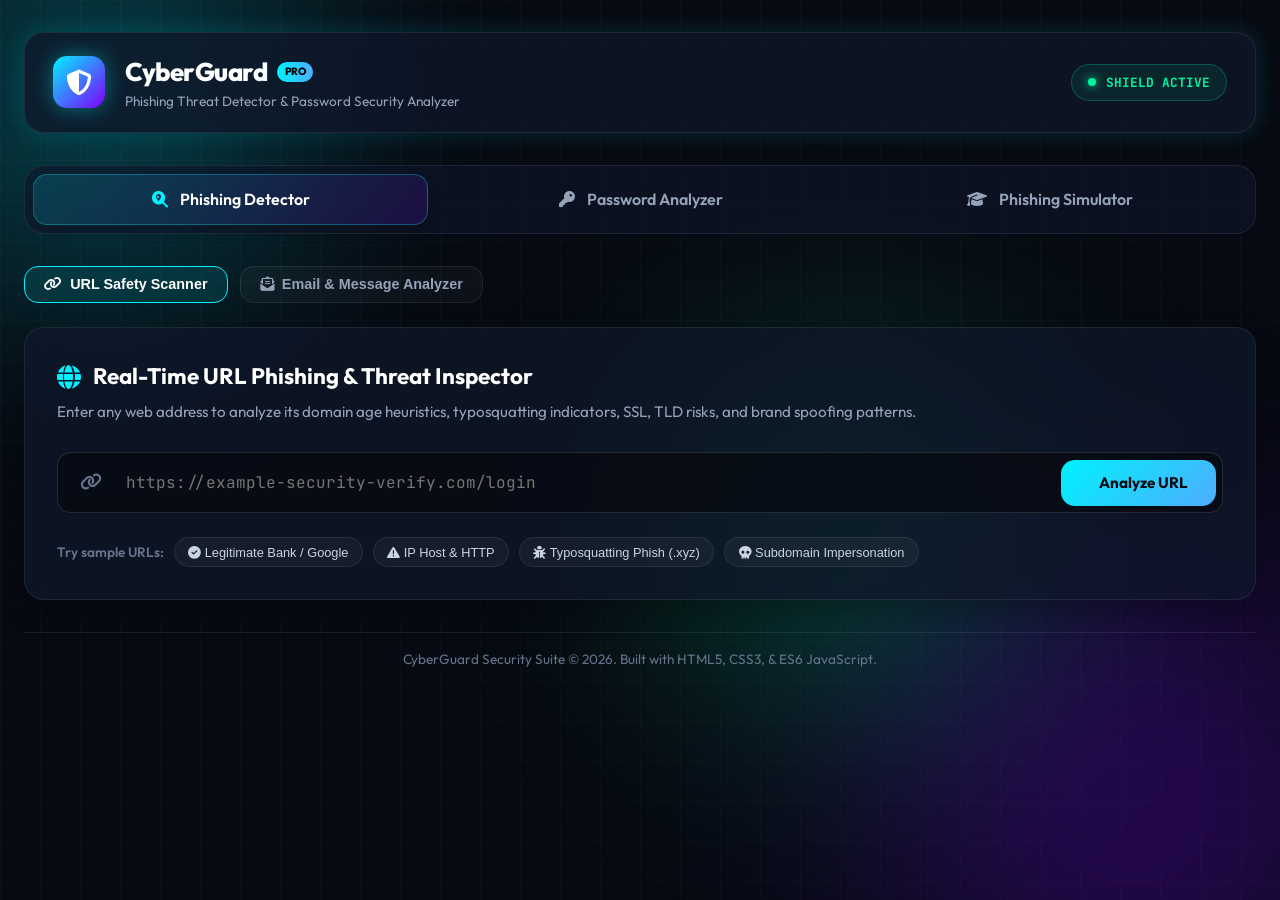
<file: Cyber Guard/index.html>
<!DOCTYPE html>
<html lang="en">
<head>
    <meta charset="UTF-8">
    <meta name="viewport" content="width=device-width, initial-scale=1.0">
    <title>CyberGuard - Phishing Detector & Password Strength Analyzer</title>
    <meta name="description" content="Advanced cybersecurity suite featuring real-time URL & email phishing analysis, password strength evaluation, entropy calculation, and password generator.">
    
    <!-- Google Fonts -->
    <link rel="preconnect" href="https://fonts.googleapis.com">
    <link rel="preconnect" href="https://fonts.gstatic.com" crossorigin>
    <link href="https://fonts.googleapis.com/css2?family=JetBrains+Mono:ital,wght@0,300;0,400;0,600;0,700;1,400&family=Outfit:wght@300;400;500;600;700;800&display=swap" rel="stylesheet">
    
    <!-- FontAwesome Icons -->
    <link rel="stylesheet" href="https://cdnjs.cloudflare.com/ajax/libs/font-awesome/6.5.1/css/all.min.css">
    
    <!-- Stylesheet -->
    <link rel="stylesheet" href="style.css">
</head>
<body>
    <div class="background-effects">
        <div class="grid-overlay"></div>
        <div class="glow-orb orb-1"></div>
        <div class="glow-orb orb-2"></div>
        <div class="glow-orb orb-3"></div>
    </div>

    <div class="app-container">
        <!-- Navigation Header -->
        <header class="app-header">
            <div class="brand">
                <div class="brand-icon">
                    <i class="fa-solid fa-shield-halved"></i>
                </div>
                <div class="brand-text">
                    <h1>CyberGuard <span class="badge-pro">PRO</span></h1>
                    <p class="tagline">Phishing Threat Detector & Password Security Analyzer</p>
                </div>
            </div>
            
            <div class="header-actions">
                <div class="status-indicator" id="systemStatus">
                    <span class="pulse-dot"></span>
                    <span class="status-text">SHIELD ACTIVE</span>
                </div>
            </div>
        </header>

        <!-- Main Navigation Tabs -->
        <nav class="main-tabs" role="tablist">
            <button class="tab-btn active" id="tab-phishing-btn" data-tab="phishing-tab" role="tab" aria-selected="true">
                <i class="fa-solid fa-magnifying-glass-location"></i>
                <span>Phishing Detector</span>
            </button>
            <button class="tab-btn" id="tab-password-btn" data-tab="password-tab" role="tab" aria-selected="false">
                <i class="fa-solid fa-key"></i>
                <span>Password Analyzer</span>
            </button>
            <button class="tab-btn" id="tab-quiz-btn" data-tab="quiz-tab" role="tab" aria-selected="false">
                <i class="fa-solid fa-graduation-cap"></i>
                <span>Phishing Simulator</span>
            </button>
        </nav>

        <!-- Main Content Wrapper -->
        <main class="content-area">
            
            <!-- SECTION 1: PHISHING DETECTOR -->
            <section class="tab-content active" id="phishing-tab" role="tabpanel">
                <div class="subnav">
                    <button class="subtab-btn active" id="subtab-url" data-subnav="url-scanner">
                        <i class="fa-solid fa-link"></i> URL Safety Scanner
                    </button>
                    <button class="subtab-btn" id="subtab-email" data-subnav="email-analyzer">
                        <i class="fa-solid fa-envelope-open-text"></i> Email & Message Analyzer
                    </button>
                </div>

                <!-- SUBSECTION: URL SCANNER -->
                <div class="subcontent active" id="url-scanner">
                    <div class="scanner-card">
                        <div class="card-header">
                            <div class="header-title">
                                <i class="fa-solid fa-globe"></i>
                                <h2>Real-Time URL Phishing & Threat Inspector</h2>
                            </div>
                            <p>Enter any web address to analyze its domain age heuristics, typosquatting indicators, SSL, TLD risks, and brand spoofing patterns.</p>
                        </div>

                        <div class="input-section">
                            <div class="url-input-group">
                                <div class="input-icon"><i class="fa-solid fa-link"></i></div>
                                <input type="url" id="urlInput" placeholder="https://example-security-verify.com/login" autocomplete="off" spellcheck="false">
                                <button id="scanUrlBtn" class="primary-btn">
                                    <i class="fa-solid fa-radar"></i> Analyze URL
                                </button>
                            </div>

                            <div class="preset-chips">
                                <span class="chip-label">Try sample URLs:</span>
                                <button class="preset-btn safe" data-url="https://www.google.com/account/security">
                                    <i class="fa-solid fa-circle-check"></i> Legitimate Bank / Google
                                </button>
                                <button class="preset-btn warning" data-url="http://192.168.1.55/paypal-update/login.php">
                                    <i class="fa-solid fa-triangle-exclamation"></i> IP Host & HTTP
                                </button>
                                <button class="preset-btn danger" data-url="http://paypa1-security-verify.account-update.xyz/login?session=93821">
                                    <i class="fa-solid fa-bug"></i> Typosquatting Phish (.xyz)
                                </button>
                                <button class="preset-btn danger" data-url="http://appleid.apple.com.verify-billing-notice.top/signin">
                                    <i class="fa-solid fa-skull"></i> Subdomain Impersonation
                                </button>
                            </div>
                        </div>

                        <!-- Scan Results Container -->
                        <div class="results-container hidden" id="urlResults">
                            <div class="results-grid">
                                <!-- Left Column: Risk Meter & Score -->
                                <div class="score-card">
                                    <div class="gauge-wrapper">
                                        <svg class="gauge-svg" viewBox="0 0 200 200">
                                            <circle class="gauge-bg" cx="100" cy="100" r="85"></circle>
                                            <circle class="gauge-fill" id="urlGaugeFill" cx="100" cy="100" r="85" stroke-dasharray="534" stroke-dashoffset="534"></circle>
                                        </svg>
                                        <div class="gauge-inner">
                                            <span class="score-number" id="urlRiskScore">0</span>
                                            <span class="score-max">/ 100</span>
                                            <span class="score-label">THREAT SCORE</span>
                                        </div>
                                    </div>

                                    <div class="verdict-badge-container">
                                        <span class="verdict-badge" id="urlVerdict">SAFE</span>
                                    </div>
                                    <p class="verdict-summary" id="urlSummaryText">Analyzing URL structures...</p>
                                    
                                    <div class="quick-meta-list">
                                        <div class="meta-item">
                                            <span class="meta-label">Protocol:</span>
                                            <span class="meta-val" id="metaProtocol">-</span>
                                        </div>
                                        <div class="meta-item">
                                            <span class="meta-label">Host Domain:</span>
                                            <span class="meta-val" id="metaDomain">-</span>
                                        </div>
                                        <div class="meta-item">
                                            <span class="meta-label">TLD Risk:</span>
                                            <span class="meta-val" id="metaTLD">-</span>
                                        </div>
                                    </div>
                                </div>

                                <!-- Right Column: Detailed Security Heuristics -->
                                <div class="details-card">
                                    <h3><i class="fa-solid fa-shield-virus"></i> Heuristic Threat Evaluation</h3>
                                    <div class="heuristics-list" id="urlHeuristicsList">
                                        <!-- Dynamic items populated by phishing.js -->
                                    </div>

                                    <div class="recommendation-box" id="urlRecommendations">
                                        <h4><i class="fa-solid fa-lightbulb"></i> Security Recommendation</h4>
                                        <p id="urlRecText">No issues detected. Always ensure HTTPS is active before typing sensitive passwords.</p>
                                    </div>
                                </div>
                            </div>
                        </div>
                    </div>
                </div>

                <!-- SUBSECTION: EMAIL ANALYZER -->
                <div class="subcontent" id="email-analyzer">
                    <div class="scanner-card">
                        <div class="card-header">
                            <div class="header-title">
                                <i class="fa-solid fa-file-shield"></i>
                                <h2>Phishing Email & Text Content Inspector</h2>
                            </div>
                            <p>Paste suspicious email text, headers, or SMS messages to detect urgency triggers, authority pressure, fake sender indicators, and malicious links.</p>
                        </div>

                        <div class="input-section">
                            <div class="textarea-wrapper">
                                <textarea id="emailInput" rows="6" placeholder="Paste email body or SMS message here... (e.g. URGENT: Your bank account will be suspended in 24 hours. Click here to verify your identity now...)"></textarea>
                            </div>
                            
                            <div class="email-tools-bar">
                                <div class="preset-chips">
                                    <span class="chip-label">Load Samples:</span>
                                    <button class="preset-btn danger" id="samplePhishEmail1">
                                        <i class="fa-solid fa-triangle-exclamation"></i> Fake Bank Urgent Alert
                                    </button>
                                    <button class="preset-btn danger" id="samplePhishEmail2">
                                        <i class="fa-solid fa-gift"></i> Prize & Gift Card Scam
                                    </button>
                                    <button class="preset-btn safe" id="sampleSafeEmail">
                                        <i class="fa-solid fa-circle-check"></i> Standard Team Notification
                                    </button>
                                </div>

                                <button id="analyzeEmailBtn" class="primary-btn">
                                    <i class="fa-solid fa-microscope"></i> Analyze Text
                                </button>
                            </div>
                        </div>

                        <!-- Email Scan Results -->
                        <div class="results-container hidden" id="emailResults">
                            <div class="results-grid">
                                <div class="score-card">
                                    <div class="score-circle-wrapper">
                                        <div class="score-ring" id="emailScoreRing">
                                            <span class="score-number" id="emailRiskScore">0</span>
                                            <span class="score-max">/ 100</span>
                                        </div>
                                    </div>
                                    <div class="verdict-badge-container">
                                        <span class="verdict-badge" id="emailVerdict">SAFE</span>
                                    </div>
                                    <p class="verdict-summary" id="emailSummaryText">Evaluating message indicators...</p>
                                </div>

                                <div class="details-card">
                                    <h3><i class="fa-solid fa-list-check"></i> Detected Phishing Indicators</h3>
                                    <div class="email-indicators-list" id="emailIndicatorsList">
                                        <!-- Dynamic email findings -->
                                    </div>
                                </div>
                            </div>
                        </div>
                    </div>
                </div>
            </section>


            <!-- SECTION 2: PASSWORD ANALYZER & GENERATOR -->
            <section class="tab-content" id="password-tab" role="tabpanel">
                <div class="password-suite-grid">
                    
                    <!-- LEFT COLUMN: Password Strength Inspector -->
                    <div class="glass-card analyzer-card">
                        <div class="card-header">
                            <div class="header-title">
                                <i class="fa-solid fa-gauge-high"></i>
                                <h2>Password Strength Evaluator</h2>
                            </div>
                            <p>Real-time entropy measurement ($\log_2 R^N$), pattern deduction, dictionary check, and crack-time simulation.</p>
                        </div>

                        <div class="pwd-input-container">
                            <div class="input-with-action">
                                <input type="password" id="pwdInput" placeholder="Type or paste a password to analyze..." autocomplete="new-password">
                                <button class="icon-toggle-btn" id="togglePwdVisibility" title="Toggle Visibility">
                                    <i class="fa-solid fa-eye" id="eyeIcon"></i>
                                </button>
                            </div>

                            <!-- Preset Passwords for testing -->
                            <div class="preset-chips">
                                <span class="chip-label">Test Samples:</span>
                                <button class="preset-btn danger pwd-sample-btn" data-pwd="password123">
                                    Weak (123)
                                </button>
                                <button class="preset-btn warning pwd-sample-btn" data-pwd="Dragon2024!">
                                    Medium (Dragon)
                                </button>
                                <button class="preset-btn safe pwd-sample-btn" data-pwd="9#xK2!mQ$8vLz@1pW">
                                    Strong (Complex)
                                </button>
                                <button class="preset-btn safe pwd-sample-btn" data-pwd="correct-horse-battery-staple">
                                    Passphrase
                                </button>
                            </div>
                        </div>

                        <!-- Strength Meter Bar -->
                        <div class="strength-meter-section">
                            <div class="meter-labels">
                                <span class="label-title">Strength Rating:</span>
                                <span class="meter-badge" id="pwdRatingBadge">ENTERING PASSWORD...</span>
                            </div>
                            <div class="meter-track">
                                <div class="meter-bar" id="pwdStrengthBar"></div>
                            </div>
                        </div>

                        <!-- Realtime Stats Grid -->
                        <div class="stats-grid">
                            <div class="stat-box">
                                <div class="stat-icon"><i class="fa-solid fa-bolt"></i></div>
                                <div class="stat-content">
                                    <span class="stat-val" id="statEntropy">0 bits</span>
                                    <span class="stat-lbl">Shannon Entropy</span>
                                </div>
                            </div>
                            <div class="stat-box">
                                <div class="stat-icon"><i class="fa-solid fa-ruler-horizontal"></i></div>
                                <div class="stat-content">
                                    <span class="stat-val" id="statLength">0 chars</span>
                                    <span class="stat-lbl">Length</span>
                                </div>
                            </div>
                            <div class="stat-box">
                                <div class="stat-icon"><i class="fa-solid fa-database"></i></div>
                                <div class="stat-content">
                                    <span class="stat-val" id="statBreach">SAFE</span>
                                    <span class="stat-lbl">Breach DB Check</span>
                                </div>
                            </div>
                            <div class="stat-box">
                                <div class="stat-icon"><i class="fa-solid fa-layer-group"></i></div>
                                <div class="stat-content">
                                    <span class="stat-val" id="statVariety">0 / 4</span>
                                    <span class="stat-lbl">Character Variety</span>
                                </div>
                            </div>
                        </div>

                        <!-- Time to Crack Table -->
                        <div class="crack-time-card">
                            <h3><i class="fa-solid fa-stopwatch"></i> Estimated Time to Crack</h3>
                            <div class="crack-grid">
                                <div class="crack-item">
                                    <span class="scenario-name"><i class="fa-solid fa-globe"></i> Online Throttled (100 req/s)</span>
                                    <span class="time-val" id="crackOnline">Instant</span>
                                </div>
                                <div class="crack-item">
                                    <span class="scenario-name"><i class="fa-solid fa-server"></i> Online Unthrottled (10k req/s)</span>
                                    <span class="time-val" id="crackFastOnline">Instant</span>
                                </div>
                                <div class="crack-item">
                                    <span class="scenario-name"><i class="fa-solid fa-microchip"></i> Offline Fast GPU (100B req/s)</span>
                                    <span class="time-val" id="crackOfflineGpu">Instant</span>
                                </div>
                                <div class="crack-item highlight">
                                    <span class="scenario-name"><i class="fa-solid fa-network-wired"></i> Quantum / Rig Array (10T req/s)</span>
                                    <span class="time-val" id="crackQuantum">Instant</span>
                                </div>
                            </div>
                        </div>

                        <!-- Feedback and Recommendations -->
                        <div class="feedback-card">
                            <h3><i class="fa-solid fa-shield-cat"></i> Password Checklist & Improvements</h3>
                            <ul class="checklist" id="pwdChecklist">
                                <!-- Dynamic check items -->
                            </ul>
                        </div>
                    </div>

                    <!-- RIGHT COLUMN: Secure Password Generator -->
                    <div class="glass-card generator-card">
                        <div class="card-header">
                            <div class="header-title">
                                <i class="fa-solid fa-wand-magic-sparkles"></i>
                                <h2>Secure Password Generator</h2>
                            </div>
                            <p>Generate high-entropy random passwords or memorable NIST-compliant passphrases.</p>
                        </div>

                        <!-- Mode Selector Switcher -->
                        <div class="gen-mode-toggle">
                            <button class="mode-btn active" id="genModeRandom" data-genmode="random">
                                <i class="fa-solid fa-shuffle"></i> Random Password
                            </button>
                            <button class="mode-btn" id="genModePassphrase" data-genmode="passphrase">
                                <i class="fa-solid fa-font"></i> Memorable Passphrase
                            </button>
                        </div>

                        <!-- Generated Output Box -->
                        <div class="gen-output-box">
                            <div class="output-text" id="genOutputText">Click Generate</div>
                            <button class="copy-btn" id="copyGenBtn" title="Copy to Clipboard">
                                <i class="fa-solid fa-copy"></i> Copy
                            </button>
                        </div>

                        <!-- Controls Panel for Random Password -->
                        <div class="gen-controls" id="randomGenControls">
                            <div class="control-row">
                                <div class="control-label">
                                    <span>Password Length:</span>
                                    <strong id="genLengthVal">18</strong>
                                </div>
                                <input type="range" id="genLengthRange" min="8" max="64" value="18">
                            </div>

                            <div class="options-grid">
                                <label class="checkbox-label">
                                    <input type="checkbox" id="chkUpper" checked>
                                    <span class="custom-chk"></span>
                                    <span>Uppercase (A-Z)</span>
                                </label>
                                <label class="checkbox-label">
                                    <input type="checkbox" id="chkLower" checked>
                                    <span class="custom-chk"></span>
                                    <span>Lowercase (a-z)</span>
                                </label>
                                <label class="checkbox-label">
                                    <input type="checkbox" id="chkNumbers" checked>
                                    <span class="custom-chk"></span>
                                    <span>Numbers (0-9)</span>
                                </label>
                                <label class="checkbox-label">
                                    <input type="checkbox" id="chkSymbols" checked>
                                    <span class="custom-chk"></span>
                                    <span>Symbols (!@#$)</span>
                                </label>
                                <label class="checkbox-label full-width">
                                    <input type="checkbox" id="chkAmbiguous">
                                    <span class="custom-chk"></span>
                                    <span>Avoid Ambiguous Characters (l, 1, I, O, 0)</span>
                                </label>
                            </div>
                        </div>

                        <!-- Controls Panel for Passphrase -->
                        <div class="gen-controls hidden" id="passphraseGenControls">
                            <div class="control-row">
                                <div class="control-label">
                                    <span>Word Count:</span>
                                    <strong id="phraseWordsVal">4 words</strong>
                                </div>
                                <input type="range" id="phraseWordsRange" min="3" max="8" value="4">
                            </div>

                            <div class="control-row">
                                <div class="control-label">
                                    <span>Separator:</span>
                                </div>
                                <select id="phraseSeparatorSelect" class="custom-select">
                                    <option value="-">Hyphen (-)</option>
                                    <option value="_">Underscore (_)</option>
                                    <option value=".">Period (.)</option>
                                    <option value=" ">Space ( )</option>
                                </select>
                            </div>

                            <label class="checkbox-label">
                                <input type="checkbox" id="chkPhraseCapitalize" checked>
                                <span class="custom-chk"></span>
                                <span>Capitalize First Letters</span>
                            </label>
                            <label class="checkbox-label">
                                <input type="checkbox" id="chkPhraseNumber" checked>
                                <span class="custom-chk"></span>
                                <span>Include Random Number</span>
                            </label>
                        </div>

                        <button id="generateBtn" class="primary-btn action-btn">
                            <i class="fa-solid fa-arrows-rotate"></i> Generate New Password
                        </button>
                    </div>

                </div>
            </section>


            <!-- SECTION 3: PHISHING SIMULATOR & QUIZ -->
            <section class="tab-content" id="quiz-tab" role="tabpanel">
                <div class="glass-card quiz-card">
                    <div class="card-header">
                        <div class="header-title">
                            <i class="fa-solid fa-user-ninja"></i>
                            <h2>Interactive Phishing Spotter Simulator</h2>
                        </div>
                        <p>Can you tell legitimate communications from dangerous phishing scams? Test your cyber security awareness!</p>
                    </div>

                    <div class="quiz-status-bar">
                        <div class="quiz-score-box">
                            <span class="lbl">Score:</span>
                            <span class="val" id="quizScoreVal">0</span>
                        </div>
                        <div class="quiz-streak-box">
                            <span class="lbl">Current Streak:</span>
                            <span class="val" id="quizStreakVal">🔥 0</span>
                        </div>
                        <div class="quiz-progress-box">
                            <span class="lbl">Question:</span>
                            <span class="val" id="quizProgressVal">1 / 5</span>
                        </div>
                    </div>

                    <!-- Quiz Question Card Container -->
                    <div class="scenario-display-card" id="quizScenarioCard">
                        <div class="scenario-header">
                            <span class="scenario-badge" id="scenarioCategory">EMAIL SCENARIO</span>
                            <h3 id="scenarioTitle">Suspicious Security Alert</h3>
                        </div>

                        <div class="email-mock-preview">
                            <div class="email-meta-bar">
                                <div class="meta-row"><strong>From:</strong> <span id="mockSender">security-alert@service-update-account.com</span></div>
                                <div class="meta-row"><strong>To:</strong> <span>user@organization.com</span></div>
                                <div class="meta-row"><strong>Subject:</strong> <span id="mockSubject">URGENT: Password Reset Required</span></div>
                            </div>
                            <div class="email-body-content" id="mockBody">
                                Dear user, we noticed unusual login attempts on your account. Please click the link below within 24 hours to secure your credentials.
                            </div>
                        </div>

                        <!-- Action Buttons -->
                        <div class="quiz-choice-buttons">
                            <button class="choice-btn phish" id="choosePhishBtn">
                                <i class="fa-solid fa-triangle-exclamation"></i> Mark as PHISHING SCAM
                            </button>
                            <button class="choice-btn legit" id="chooseLegitBtn">
                                <i class="fa-solid fa-circle-check"></i> Mark as LEGITIMATE
                            </button>
                        </div>
                    </div>

                    <!-- Quiz Feedback Dialog -->
                    <div class="quiz-feedback-box hidden" id="quizFeedbackBox">
                        <div class="feedback-header" id="feedbackHeader">
                            <i class="fa-solid fa-circle-check"></i> CORRECT!
                        </div>
                        <p id="feedbackExplanation">Good eye! The sender domain does not match the official organization.</p>
                        <button class="primary-btn" id="nextQuestionBtn">
                            Next Scenario <i class="fa-solid fa-arrow-right"></i>
                        </button>
                    </div>
                </div>
            </section>

        </main>

        <!-- Footer -->
        <footer class="app-footer">
            <p>CyberGuard Security Suite &copy; 2026. Built with HTML5, CSS3, & ES6 JavaScript.</p>
        </footer>
    </div>

    <!-- Notification Toast -->
    <div class="toast hidden" id="toast">
        <i class="fa-solid fa-check-circle"></i>
        <span id="toastMsg">Action completed</span>
    </div>

    <!-- Scripts -->
    <script src="phishing.js"></script>
    <script src="password.js"></script>
    <script src="app.js"></script>
</body>
</html>
</file>
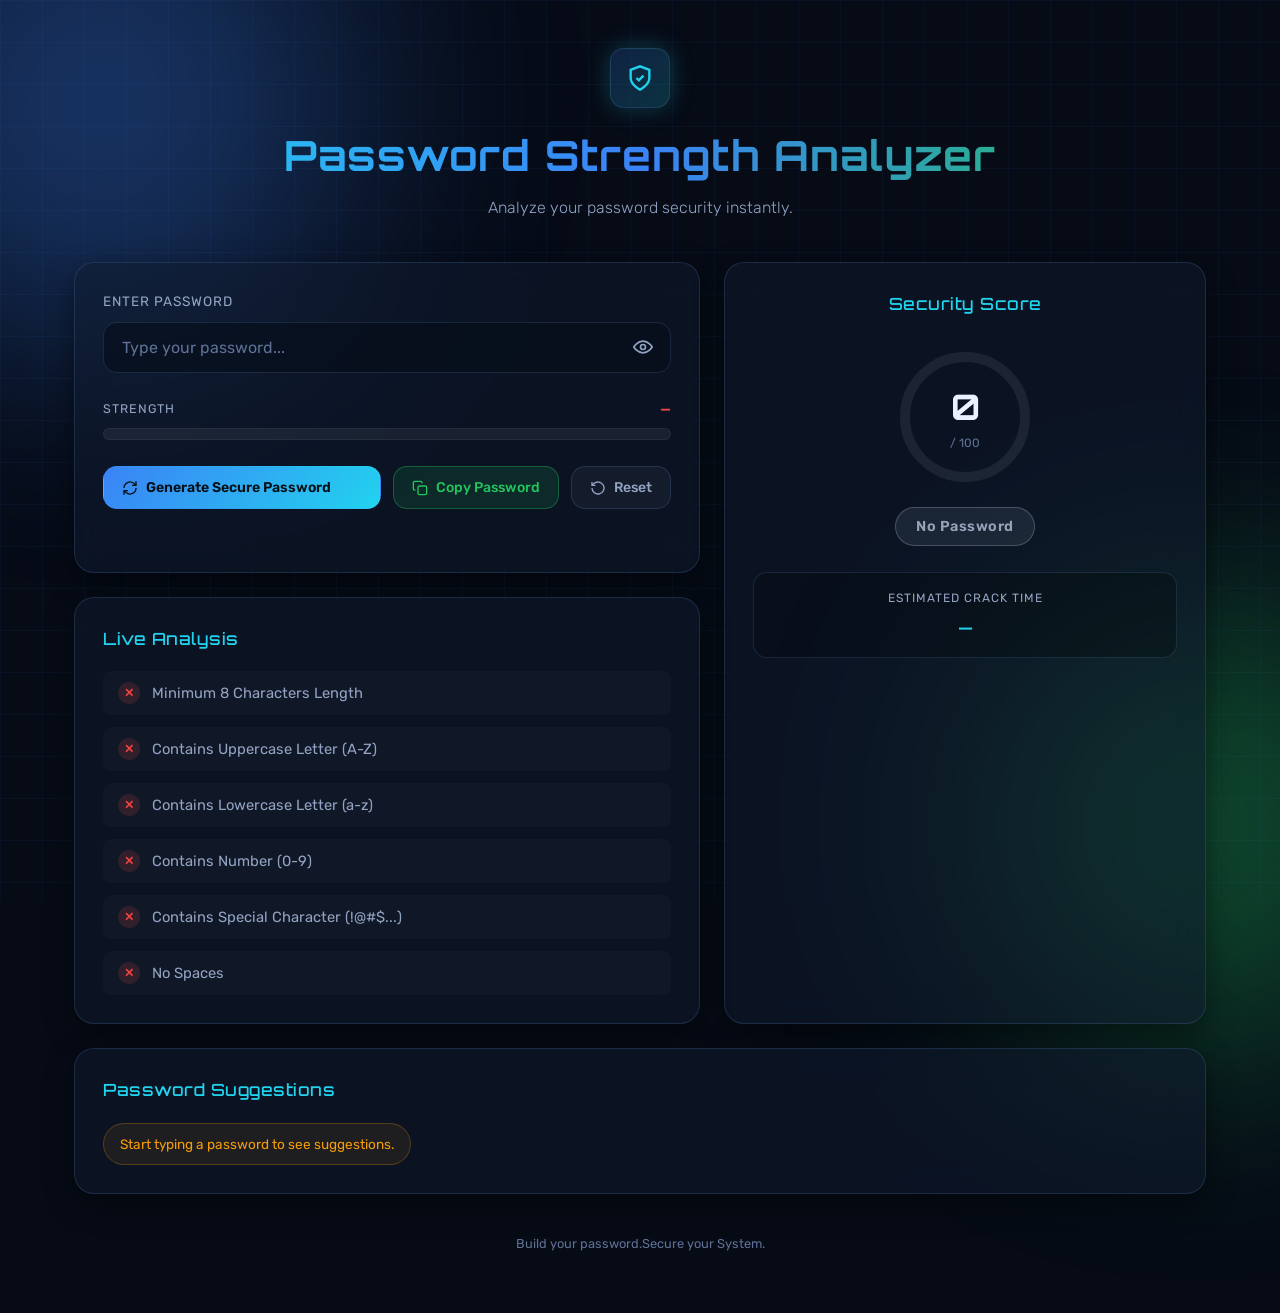
<file: Password Generator/index.html>
<!DOCTYPE html>
<html lang="en">
<head>
<meta charset="UTF-8">
<meta name="viewport" content="width=device-width, initial-scale=1.0">
<title>Password Strength Analyzer</title>
<link rel="preconnect" href="https://fonts.googleapis.com">
<link href="https://fonts.googleapis.com/css2?family=Orbitron:wght@500;700;900&family=Rubik:wght@300;400;500;600;700&display=swap" rel="stylesheet">
<link rel="stylesheet" href="style.css">
</head>
<body>

  <!-- Background grid / glow effects -->
  <div class="bg-grid"></div>
  <div class="glow glow-1"></div>
  <div class="glow glow-2"></div>

  <div class="container">

    <!-- Header -->
    <header class="header">
      <div class="logo-badge">
        <svg xmlns="http://www.w3.org/2000/svg" viewBox="0 0 24 24" width="28" height="28" fill="none" stroke="currentColor" stroke-width="2">
          <path d="M12 22s8-4 8-10V5l-8-3-8 3v7c0 6 8 10 8 10z"/>
          <path d="M9 12l2 2 4-4"/>
        </svg>
      </div>
      <h1>Password Strength Analyzer</h1>
      <p class="subtitle">Analyze your password security instantly.</p>
    </header>

    <main class="main-grid">

      <!-- LEFT COLUMN : Input + Meter + Score -->
      <section class="card input-card fade-in">

        <label class="field-label" for="passwordInput">Enter Password</label>

        <div class="input-wrapper">
          <input type="password" id="passwordInput" placeholder="Type your password..." autocomplete="off" spellcheck="false">
          <button class="icon-btn" id="toggleVisibility" title="Show / Hide Password" type="button">
            <svg id="eyeIcon" xmlns="http://www.w3.org/2000/svg" viewBox="0 0 24 24" width="20" height="20" fill="none" stroke="currentColor" stroke-width="2">
              <path d="M1 12s4-7 11-7 11 7 11 7-4 7-11 7-11-7-11-7z"/>
              <circle cx="12" cy="12" r="3"/>
            </svg>
          </button>
        </div>

        <!-- Strength Meter -->
        <div class="meter-section">
          <div class="meter-top">
            <span class="meter-label">Strength</span>
            <span class="meter-value" id="strengthText">—</span>
          </div>
          <div class="progress-track">
            <div class="progress-fill" id="progressFill"></div>
          </div>
        </div>

        <!-- Action Buttons -->
        <div class="btn-row">
          <button class="btn btn-primary" id="generateBtn" type="button">
            <svg xmlns="http://www.w3.org/2000/svg" viewBox="0 0 24 24" width="16" height="16" fill="none" stroke="currentColor" stroke-width="2"><path d="M21 2v6h-6"/><path d="M3 12a9 9 0 0 1 15-6.7L21 8"/><path d="M3 22v-6h6"/><path d="M21 12a9 9 0 0 1-15 6.7L3 16"/></svg>
            Generate Secure Password
          </button>
          <button class="btn btn-secondary" id="copyBtn" type="button">
            <svg xmlns="http://www.w3.org/2000/svg" viewBox="0 0 24 24" width="16" height="16" fill="none" stroke="currentColor" stroke-width="2"><rect x="9" y="9" width="13" height="13" rx="2"/><path d="M5 15H4a2 2 0 0 1-2-2V4a2 2 0 0 1 2-2h9a2 2 0 0 1 2 2v1"/></svg>
            Copy Password
          </button>
          <button class="btn btn-ghost" id="resetBtn" type="button">
            <svg xmlns="http://www.w3.org/2000/svg" viewBox="0 0 24 24" width="16" height="16" fill="none" stroke="currentColor" stroke-width="2"><path d="M3 12a9 9 0 1 0 3-6.7L3 8"/><path d="M3 3v5h5"/></svg>
            Reset
          </button>
        </div>

        <p class="copy-toast" id="copyToast">Copied Successfully</p>

      </section>

      <!-- RIGHT COLUMN : Score + Crack time -->
      <section class="card score-card fade-in">
        <h2 class="card-title">Security Score</h2>

        <div class="score-ring-wrap">
          <svg class="score-ring" viewBox="0 0 140 140">
            <circle class="ring-bg" cx="70" cy="70" r="60"></circle>
            <circle class="ring-progress" id="ringProgress" cx="70" cy="70" r="60"></circle>
          </svg>
          <div class="score-center">
            <span class="score-number" id="scoreNumber">0</span>
            <span class="score-max">/ 100</span>
          </div>
        </div>

        <div class="rating-badge" id="ratingBadge">No Password</div>

        <div class="crack-time-box">
          <span class="crack-label">Estimated Crack Time</span>
          <span class="crack-value" id="crackTime">—</span>
        </div>
      </section>

      <!-- RULES CHECKLIST -->
      <section class="card rules-card fade-in">
        <h2 class="card-title">Live Analysis</h2>
        <ul class="rules-list" id="rulesList">
          <li class="rule-item" data-rule="length">
            <span class="rule-icon">✕</span>
            <span class="rule-text">Minimum 8 Characters Length</span>
          </li>
          <li class="rule-item" data-rule="uppercase">
            <span class="rule-icon">✕</span>
            <span class="rule-text">Contains Uppercase Letter (A-Z)</span>
          </li>
          <li class="rule-item" data-rule="lowercase">
            <span class="rule-icon">✕</span>
            <span class="rule-text">Contains Lowercase Letter (a-z)</span>
          </li>
          <li class="rule-item" data-rule="number">
            <span class="rule-icon">✕</span>
            <span class="rule-text">Contains Number (0-9)</span>
          </li>
          <li class="rule-item" data-rule="special">
            <span class="rule-icon">✕</span>
            <span class="rule-text">Contains Special Character (!@#$...)</span>
          </li>
          <li class="rule-item" data-rule="space">
            <span class="rule-icon">✕</span>
            <span class="rule-text">No Spaces</span>
          </li>
        </ul>
      </section>

      <!-- SUGGESTIONS -->
      <section class="card suggestions-card fade-in" id="suggestionsCard">
        <h2 class="card-title">Password Suggestions</h2>
        <ul class="suggestions-list" id="suggestionsList">
          <li>Start typing a password to see suggestions.</li>
        </ul>
      </section>

    </main>

    <footer class="footer">
      <p>Build your password.Secure your System.</p>
    </footer>

  </div>

<script src="script.js"></script>
</body>
</html>
</file>
<file: Cyber Guard/style.css>
/* ==========================================================================
   CYBERGUARD SECURITY SUITE - STYLESHEET
   Aesthetics: Modern Cyberpunk / Dark Security / Glassmorphism UI
   ========================================================================== */

:root {
    --bg-dark: #070a12;
    --bg-card: rgba(15, 23, 42, 0.75);
    --bg-card-hover: rgba(23, 35, 60, 0.85);
    --border-color: rgba(255, 255, 255, 0.08);
    --border-glow: rgba(0, 242, 254, 0.3);
    
    /* Brand & Accent Colors */
    --accent-cyan: #00f2fe;
    --accent-blue: #4facfe;
    --accent-emerald: #00f5a0;
    --accent-purple: #7f00ff;
    
    /* Threat / Status Colors */
    --color-safe: #00f5a0;
    --color-caution: #ffb703;
    --color-danger: #ff2a6d;
    --color-critical: #d00000;
    
    /* Typography */
    --font-main: 'Outfit', -apple-system, BlinkMacSystemFont, sans-serif;
    --font-code: 'JetBrains Mono', monospace;
    
    /* Spacing & Radii */
    --radius-sm: 8px;
    --radius-md: 14px;
    --radius-lg: 20px;
    --radius-full: 9999px;
    
    --shadow-glow: 0 0 25px rgba(0, 242, 254, 0.15);
}

/* --- Base & Reset --- */
* {
    margin: 0;
    padding: 0;
    box-sizing: border-box;
}

body {
    font-family: var(--font-main);
    background-color: var(--bg-dark);
    color: #e2e8f0;
    min-height: 100vh;
    overflow-x: hidden;
    line-height: 1.5;
}

/* --- Background Effects --- */
.background-effects {
    position: fixed;
    top: 0;
    left: 0;
    width: 100vw;
    height: 100vh;
    pointer-events: none;
    z-index: 0;
}

.grid-overlay {
    position: absolute;
    inset: 0;
    background-image: 
        linear-gradient(to right, rgba(255, 255, 255, 0.02) 1px, transparent 1px),
        linear-gradient(to bottom, rgba(255, 255, 255, 0.02) 1px, transparent 1px);
    background-size: 40px 40px;
}

.glow-orb {
    position: absolute;
    border-radius: 50%;
    filter: blur(120px);
    opacity: 0.25;
}

.orb-1 {
    width: 400px;
    height: 400px;
    background: var(--accent-cyan);
    top: -100px;
    left: -100px;
}

.orb-2 {
    width: 500px;
    height: 500px;
    background: var(--accent-purple);
    bottom: -150px;
    right: -100px;
}

.orb-3 {
    width: 350px;
    height: 350px;
    background: var(--accent-emerald);
    top: 40%;
    right: 20%;
}

/* --- Layout Container --- */
.app-container {
    position: relative;
    z-index: 1;
    max-width: 1300px;
    margin: 0 auto;
    padding: 2rem 1.5rem;
    display: flex;
    flex-direction: column;
    gap: 2rem;
}

/* --- Navigation Header --- */
.app-header {
    display: flex;
    justify-content: space-between;
    align-items: center;
    padding: 1.25rem 1.75rem;
    background: var(--bg-card);
    backdrop-filter: blur(16px);
    border: 1px solid var(--border-color);
    border-radius: var(--radius-lg);
    box-shadow: var(--shadow-glow);
}

.brand {
    display: flex;
    align-items: center;
    gap: 1.25rem;
}

.brand-icon {
    width: 52px;
    height: 52px;
    background: linear-gradient(135deg, var(--accent-cyan), var(--accent-purple));
    border-radius: var(--radius-md);
    display: flex;
    align-items: center;
    justify-content: center;
    font-size: 1.6rem;
    color: #fff;
    box-shadow: 0 0 20px rgba(0, 242, 254, 0.4);
}

.brand-text h1 {
    font-size: 1.6rem;
    font-weight: 800;
    letter-spacing: -0.5px;
    background: linear-gradient(135deg, #fff 40%, var(--accent-cyan));
    -webkit-background-clip: text;
    -webkit-text-fill-color: transparent;
    display: flex;
    align-items: center;
    gap: 0.6rem;
}

.badge-pro {
    font-size: 0.65rem;
    padding: 2px 8px;
    background: linear-gradient(90deg, var(--accent-cyan), var(--accent-blue));
    color: #000;
    font-weight: 800;
    border-radius: var(--radius-full);
    -webkit-text-fill-color: initial;
}

.tagline {
    font-size: 0.85rem;
    color: #94a3b8;
}

.status-indicator {
    display: flex;
    align-items: center;
    gap: 0.6rem;
    padding: 0.5rem 1rem;
    background: rgba(0, 245, 160, 0.08);
    border: 1px solid rgba(0, 245, 160, 0.25);
    border-radius: var(--radius-full);
    font-size: 0.8rem;
    font-weight: 700;
    color: var(--color-safe);
    font-family: var(--font-code);
}

.pulse-dot {
    width: 8px;
    height: 8px;
    background-color: var(--color-safe);
    border-radius: 50%;
    box-shadow: 0 0 10px var(--color-safe);
    animation: pulse 1.8s infinite;
}

@keyframes pulse {
    0% { transform: scale(0.95); opacity: 0.8; }
    50% { transform: scale(1.3); opacity: 1; }
    100% { transform: scale(0.95); opacity: 0.8; }
}

/* --- Tabs Bar --- */
.main-tabs {
    display: flex;
    gap: 1rem;
    background: rgba(15, 23, 42, 0.6);
    padding: 0.5rem;
    border-radius: var(--radius-lg);
    border: 1px solid var(--border-color);
}

.tab-btn {
    flex: 1;
    display: flex;
    align-items: center;
    justify-content: center;
    gap: 0.75rem;
    padding: 0.9rem 1.25rem;
    background: transparent;
    border: none;
    border-radius: var(--radius-md);
    color: #94a3b8;
    font-family: var(--font-main);
    font-size: 1rem;
    font-weight: 600;
    cursor: pointer;
    transition: all 0.3s cubic-bezier(0.4, 0, 0.2, 1);
}

.tab-btn:hover {
    color: #fff;
    background: rgba(255, 255, 255, 0.04);
}

.tab-btn.active {
    color: #fff;
    background: linear-gradient(135deg, rgba(0, 242, 254, 0.15), rgba(127, 0, 255, 0.15));
    border: 1px solid var(--border-glow);
    box-shadow: 0 4px 15px rgba(0, 0, 0, 0.2);
}

.tab-btn.active i {
    color: var(--accent-cyan);
}

/* --- Section & Subnav --- */
.tab-content {
    display: none;
}

.tab-content.active {
    display: block;
    animation: fadeIn 0.4s ease-out;
}

@keyframes fadeIn {
    from { opacity: 0; transform: translateY(8px); }
    to { opacity: 1; transform: translateY(0); }
}

.subnav {
    display: flex;
    gap: 0.75rem;
    margin-bottom: 1.5rem;
}

.subtab-btn {
    padding: 0.6rem 1.2rem;
    background: rgba(255, 255, 255, 0.03);
    border: 1px solid var(--border-color);
    border-radius: var(--radius-md);
    color: #94a3b8;
    font-weight: 600;
    font-size: 0.9rem;
    cursor: pointer;
    transition: all 0.2s;
    display: flex;
    align-items: center;
    gap: 0.5rem;
}

.subtab-btn:hover {
    color: #fff;
    border-color: rgba(255, 255, 255, 0.2);
}

.subtab-btn.active {
    color: #fff;
    background: rgba(0, 242, 254, 0.1);
    border-color: var(--accent-cyan);
}

.subcontent {
    display: none;
}

.subcontent.active {
    display: block;
}

/* --- Cards & Panels --- */
.scanner-card, .glass-card {
    background: var(--bg-card);
    backdrop-filter: blur(16px);
    border: 1px solid var(--border-color);
    border-radius: var(--radius-lg);
    padding: 2rem;
    box-shadow: 0 10px 30px rgba(0, 0, 0, 0.3);
}

.card-header {
    margin-bottom: 1.75rem;
}

.header-title {
    display: flex;
    align-items: center;
    gap: 0.75rem;
    margin-bottom: 0.5rem;
}

.header-title i {
    font-size: 1.5rem;
    color: var(--accent-cyan);
}

.header-title h2 {
    font-size: 1.4rem;
    font-weight: 700;
    color: #fff;
}

.card-header p {
    color: #94a3b8;
    font-size: 0.95rem;
}

/* --- Inputs & Buttons --- */
.input-section {
    display: flex;
    flex-direction: column;
    gap: 1rem;
}

.url-input-group, .input-with-action {
    display: flex;
    align-items: center;
    background: rgba(7, 10, 18, 0.8);
    border: 1px solid rgba(255, 255, 255, 0.12);
    border-radius: var(--radius-md);
    padding: 0.4rem;
    transition: all 0.3s;
}

.url-input-group:focus-within, .input-with-action:focus-within {
    border-color: var(--accent-cyan);
    box-shadow: 0 0 15px rgba(0, 242, 254, 0.2);
}

.input-icon {
    padding: 0 1rem;
    color: #64748b;
    font-size: 1.1rem;
}

input[type="url"], input[type="password"], input[type="text"], textarea {
    flex: 1;
    background: transparent;
    border: none;
    outline: none;
    color: #fff;
    font-family: var(--font-code);
    font-size: 1rem;
    padding: 0.75rem 0.5rem;
}

textarea {
    width: 100%;
    resize: vertical;
    border-radius: var(--radius-md);
    background: rgba(7, 10, 18, 0.8);
    border: 1px solid rgba(255, 255, 255, 0.12);
    padding: 1rem;
}

.primary-btn {
    display: inline-flex;
    align-items: center;
    justify-content: center;
    gap: 0.6rem;
    padding: 0.85rem 1.75rem;
    background: linear-gradient(135deg, var(--accent-cyan), var(--accent-blue));
    color: #070a12;
    border: none;
    border-radius: var(--radius-md);
    font-family: var(--font-main);
    font-size: 0.95rem;
    font-weight: 700;
    cursor: pointer;
    transition: all 0.3s;
    white-space: nowrap;
}

.primary-btn:hover {
    transform: translateY(-2px);
    box-shadow: 0 6px 20px rgba(0, 242, 254, 0.4);
}

.preset-chips {
    display: flex;
    align-items: center;
    flex-wrap: wrap;
    gap: 0.6rem;
    margin-top: 0.5rem;
}

.chip-label {
    font-size: 0.85rem;
    color: #64748b;
    font-weight: 600;
}

.preset-btn {
    padding: 0.4rem 0.85rem;
    background: rgba(255, 255, 255, 0.04);
    border: 1px solid var(--border-color);
    border-radius: var(--radius-full);
    color: #cbd5e1;
    font-size: 0.8rem;
    font-weight: 500;
    cursor: pointer;
    transition: all 0.2s;
}

.preset-btn:hover {
    border-color: rgba(255, 255, 255, 0.25);
    color: #fff;
}

.preset-btn.safe:hover { border-color: var(--color-safe); color: var(--color-safe); }
.preset-btn.warning:hover { border-color: var(--color-caution); color: var(--color-caution); }
.preset-btn.danger:hover { border-color: var(--color-danger); color: var(--color-danger); }

/* --- Results Section --- */
.results-container {
    margin-top: 2rem;
    padding-top: 2rem;
    border-top: 1px solid var(--border-color);
}

.results-container.hidden { display: none; }

.results-grid {
    display: grid;
    grid-template-columns: 320px 1fr;
    gap: 2rem;
}

@media (max-width: 900px) {
    .results-grid { grid-template-columns: 1fr; }
}

/* Score Gauge Card */
.score-card {
    background: rgba(7, 10, 18, 0.5);
    border: 1px solid var(--border-color);
    border-radius: var(--radius-md);
    padding: 1.75rem;
    display: flex;
    flex-direction: column;
    align-items: center;
    text-align: center;
}

.gauge-wrapper {
    position: relative;
    width: 180px;
    height: 180px;
}

.gauge-svg {
    transform: rotate(-90deg);
    width: 100%;
    height: 100%;
}

.gauge-bg {
    fill: none;
    stroke: rgba(255, 255, 255, 0.06);
    stroke-width: 14;
}

.gauge-fill {
    fill: none;
    stroke: var(--color-safe);
    stroke-width: 14;
    stroke-linecap: round;
    transition: stroke-dashoffset 1s ease-in-out, stroke 0.5s;
}

.gauge-inner {
    position: absolute;
    inset: 0;
    display: flex;
    flex-direction: column;
    align-items: center;
    justify-content: center;
}

.score-number {
    font-size: 2.75rem;
    font-weight: 800;
    font-family: var(--font-code);
    line-height: 1;
    color: #fff;
}

.score-max {
    font-size: 0.75rem;
    color: #64748b;
}

.score-label {
    font-size: 0.7rem;
    letter-spacing: 1px;
    color: #94a3b8;
    margin-top: 4px;
    font-weight: 700;
}

.verdict-badge-container {
    margin: 1.25rem 0 0.5rem;
}

.verdict-badge {
    padding: 0.4rem 1.2rem;
    border-radius: var(--radius-full);
    font-size: 0.9rem;
    font-weight: 800;
    letter-spacing: 0.5px;
    text-transform: uppercase;
    font-family: var(--font-code);
}

.verdict-badge.safe { background: rgba(0, 245, 160, 0.15); color: var(--color-safe); border: 1px solid var(--color-safe); }
.verdict-badge.low { background: rgba(0, 242, 254, 0.15); color: var(--accent-cyan); border: 1px solid var(--accent-cyan); }
.verdict-badge.suspicious { background: rgba(255, 183, 3, 0.15); color: var(--color-caution); border: 1px solid var(--color-caution); }
.verdict-badge.high { background: rgba(255, 42, 109, 0.15); color: var(--color-danger); border: 1px solid var(--color-danger); }
.verdict-badge.critical { background: rgba(208, 0, 0, 0.25); color: #ff4d4d; border: 1px solid #ff4d4d; }

.verdict-summary {
    font-size: 0.85rem;
    color: #94a3b8;
    margin-bottom: 1rem;
}

.quick-meta-list {
    width: 100%;
    border-top: 1px solid var(--border-color);
    padding-top: 1rem;
    display: flex;
    flex-direction: column;
    gap: 0.5rem;
    font-size: 0.8rem;
}

.meta-item {
    display: flex;
    justify-content: space-between;
}

.meta-label { color: #64748b; }
.meta-val { font-family: var(--font-code); color: #e2e8f0; font-weight: 600; }

/* Heuristics List */
.details-card h3 {
    font-size: 1.1rem;
    color: #fff;
    margin-bottom: 1rem;
    display: flex;
    align-items: center;
    gap: 0.5rem;
}

.heuristics-list, .email-indicators-list {
    display: flex;
    flex-direction: column;
    gap: 0.75rem;
    margin-bottom: 1.5rem;
}

.heuristic-item {
    display: flex;
    align-items: flex-start;
    gap: 1rem;
    padding: 0.85rem 1rem;
    background: rgba(255, 255, 255, 0.02);
    border: 1px solid var(--border-color);
    border-radius: var(--radius-md);
}

.item-icon {
    font-size: 1.1rem;
    margin-top: 2px;
}

.item-icon.safe { color: var(--color-safe); }
.item-icon.warning { color: var(--color-caution); }
.item-icon.danger { color: var(--color-danger); }

.item-content h4 {
    font-size: 0.95rem;
    color: #fff;
    font-weight: 600;
}

.item-content p {
    font-size: 0.85rem;
    color: #94a3b8;
    margin-top: 2px;
}

.recommendation-box {
    padding: 1rem 1.25rem;
    background: rgba(0, 242, 254, 0.05);
    border: 1px solid rgba(0, 242, 254, 0.2);
    border-radius: var(--radius-md);
}

.recommendation-box h4 {
    color: var(--accent-cyan);
    font-size: 0.9rem;
    margin-bottom: 0.25rem;
    display: flex;
    align-items: center;
    gap: 0.5rem;
}

.recommendation-box p {
    font-size: 0.85rem;
    color: #cbd5e1;
}


/* --- PASSWORD SUITE LAYOUT --- */
.password-suite-grid {
    display: grid;
    grid-template-columns: 1fr 1fr;
    gap: 1.75rem;
}

@media (max-width: 1024px) {
    .password-suite-grid { grid-template-columns: 1fr; }
}

.icon-toggle-btn {
    background: transparent;
    border: none;
    color: #64748b;
    padding: 0 1rem;
    font-size: 1.1rem;
    cursor: pointer;
    transition: color 0.2s;
}

.icon-toggle-btn:hover { color: #fff; }

/* Password Strength Bar */
.strength-meter-section {
    margin: 1.5rem 0;
}

.meter-labels {
    display: flex;
    justify-content: space-between;
    align-items: center;
    margin-bottom: 0.5rem;
}

.label-title {
    font-size: 0.85rem;
    color: #94a3b8;
    font-weight: 600;
}

.meter-badge {
    font-family: var(--font-code);
    font-size: 0.8rem;
    font-weight: 800;
    color: var(--accent-cyan);
}

.meter-track {
    width: 100%;
    height: 10px;
    background: rgba(255, 255, 255, 0.08);
    border-radius: var(--radius-full);
    overflow: hidden;
}

.meter-bar {
    height: 100%;
    width: 0%;
    border-radius: var(--radius-full);
    transition: width 0.4s cubic-bezier(0.4, 0, 0.2, 1), background-color 0.4s;
}

/* Real-Time Stats Grid */
.stats-grid {
    display: grid;
    grid-template-columns: 1fr 1fr;
    gap: 1rem;
    margin-bottom: 1.5rem;
}

.stat-box {
    display: flex;
    align-items: center;
    gap: 0.85rem;
    padding: 0.85rem 1rem;
    background: rgba(7, 10, 18, 0.6);
    border: 1px solid var(--border-color);
    border-radius: var(--radius-md);
}

.stat-icon {
    width: 38px;
    height: 38px;
    background: rgba(0, 242, 254, 0.1);
    color: var(--accent-cyan);
    border-radius: var(--radius-sm);
    display: flex;
    align-items: center;
    justify-content: center;
    font-size: 1rem;
}

.stat-content {
    display: flex;
    flex-direction: column;
}

.stat-val {
    font-family: var(--font-code);
    font-weight: 700;
    font-size: 0.95rem;
    color: #fff;
}

.stat-lbl {
    font-size: 0.75rem;
    color: #64748b;
}

/* Time to Crack Table */
.crack-time-card {
    background: rgba(7, 10, 18, 0.5);
    border: 1px solid var(--border-color);
    border-radius: var(--radius-md);
    padding: 1.25rem;
    margin-bottom: 1.5rem;
}

.crack-time-card h3 {
    font-size: 0.95rem;
    color: #e2e8f0;
    margin-bottom: 0.85rem;
    display: flex;
    align-items: center;
    gap: 0.5rem;
}

.crack-grid {
    display: flex;
    flex-direction: column;
    gap: 0.6rem;
}

.crack-item {
    display: flex;
    justify-content: space-between;
    align-items: center;
    font-size: 0.85rem;
    padding: 0.4rem 0.6rem;
    border-radius: var(--radius-sm);
}

.crack-item.highlight {
    background: rgba(127, 0, 255, 0.15);
    border: 1px solid rgba(127, 0, 255, 0.3);
}

.scenario-name { color: #94a3b8; display: flex; align-items: center; gap: 0.5rem; }
.time-val { font-family: var(--font-code); font-weight: 700; color: var(--accent-emerald); }

.feedback-card h3 {
    font-size: 0.95rem;
    color: #e2e8f0;
    margin-bottom: 0.75rem;
    display: flex;
    align-items: center;
    gap: 0.5rem;
}

.checklist {
    list-style: none;
    display: flex;
    flex-direction: column;
    gap: 0.5rem;
    font-size: 0.85rem;
}

.checklist li {
    display: flex;
    align-items: center;
    gap: 0.6rem;
    color: #cbd5e1;
}

.checklist li i.pass { color: var(--color-safe); }
.checklist li i.fail { color: #64748b; }

/* --- PASSWORD GENERATOR --- */
.gen-mode-toggle {
    display: flex;
    gap: 0.5rem;
    background: rgba(7, 10, 18, 0.6);
    padding: 0.3rem;
    border-radius: var(--radius-md);
    margin-bottom: 1.5rem;
}

.mode-btn {
    flex: 1;
    padding: 0.6rem;
    background: transparent;
    border: none;
    color: #94a3b8;
    font-weight: 600;
    font-size: 0.85rem;
    border-radius: var(--radius-sm);
    cursor: pointer;
    transition: all 0.2s;
    display: flex;
    align-items: center;
    justify-content: center;
    gap: 0.5rem;
}

.mode-btn.active {
    background: rgba(0, 242, 254, 0.15);
    color: #fff;
    border: 1px solid var(--accent-cyan);
}

.gen-output-box {
    display: flex;
    align-items: center;
    justify-content: space-between;
    background: rgba(7, 10, 18, 0.9);
    border: 1px solid var(--border-glow);
    border-radius: var(--radius-md);
    padding: 1rem 1.25rem;
    margin-bottom: 1.5rem;
    box-shadow: 0 0 20px rgba(0, 242, 254, 0.1);
}

.output-text {
    font-family: var(--font-code);
    font-size: 1.15rem;
    font-weight: 700;
    color: var(--accent-cyan);
    word-break: break-all;
}

.copy-btn {
    background: rgba(0, 242, 254, 0.15);
    border: 1px solid var(--accent-cyan);
    color: var(--accent-cyan);
    padding: 0.5rem 1rem;
    border-radius: var(--radius-sm);
    font-size: 0.85rem;
    font-weight: 700;
    cursor: pointer;
    transition: all 0.2s;
    display: flex;
    align-items: center;
    gap: 0.4rem;
}

.copy-btn:hover {
    background: var(--accent-cyan);
    color: #070a12;
}

.gen-controls {
    display: flex;
    flex-direction: column;
    gap: 1.25rem;
    margin-bottom: 1.75rem;
}

.gen-controls.hidden { display: none; }

.control-row {
    display: flex;
    flex-direction: column;
    gap: 0.5rem;
}

.control-label {
    display: flex;
    justify-content: space-between;
    font-size: 0.85rem;
    color: #cbd5e1;
}

input[type="range"] {
    accent-color: var(--accent-cyan);
    height: 6px;
    background: rgba(255, 255, 255, 0.1);
    border-radius: 4px;
    cursor: pointer;
}

.options-grid {
    display: grid;
    grid-template-columns: 1fr 1fr;
    gap: 0.85rem;
}

.checkbox-label {
    display: flex;
    align-items: center;
    gap: 0.6rem;
    font-size: 0.85rem;
    color: #cbd5e1;
    cursor: pointer;
    user-select: none;
}

.checkbox-label.full-width { grid-column: span 2; }

.checkbox-label input[type="checkbox"] {
    display: none;
}

.custom-chk {
    width: 18px;
    height: 18px;
    border: 1px solid rgba(255, 255, 255, 0.2);
    border-radius: 4px;
    background: rgba(7, 10, 18, 0.6);
    display: flex;
    align-items: center;
    justify-content: center;
    transition: all 0.2s;
}

.checkbox-label input[type="checkbox"]:checked + .custom-chk {
    background: var(--accent-cyan);
    border-color: var(--accent-cyan);
}

.checkbox-label input[type="checkbox"]:checked + .custom-chk::after {
    content: "✓";
    font-size: 0.75rem;
    color: #070a12;
    font-weight: 900;
}

.custom-select {
    background: rgba(7, 10, 18, 0.8);
    border: 1px solid rgba(255, 255, 255, 0.15);
    color: #fff;
    padding: 0.6rem 0.8rem;
    border-radius: var(--radius-sm);
    font-family: var(--font-main);
    font-size: 0.9rem;
    outline: none;
}

.action-btn {
    width: 100%;
    padding: 1rem;
    font-size: 1rem;
}

/* --- PHISHING SIMULATOR / QUIZ --- */
.quiz-card {
    max-width: 800px;
    margin: 0 auto;
}

.quiz-status-bar {
    display: flex;
    justify-content: space-around;
    padding: 1rem;
    background: rgba(7, 10, 18, 0.6);
    border-radius: var(--radius-md);
    border: 1px solid var(--border-color);
    margin-bottom: 1.5rem;
}

.quiz-score-box, .quiz-streak-box, .quiz-progress-box {
    display: flex;
    align-items: center;
    gap: 0.5rem;
    font-size: 0.9rem;
}

.quiz-status-bar .lbl { color: #94a3b8; }
.quiz-status-bar .val { font-family: var(--font-code); font-weight: 800; color: var(--accent-cyan); }

.scenario-display-card {
    background: rgba(7, 10, 18, 0.5);
    border: 1px solid var(--border-color);
    border-radius: var(--radius-md);
    padding: 1.5rem;
    margin-bottom: 1.5rem;
}

.scenario-header {
    display: flex;
    justify-content: space-between;
    align-items: center;
    margin-bottom: 1rem;
}

.scenario-badge {
    font-size: 0.75rem;
    font-family: var(--font-code);
    padding: 0.25rem 0.75rem;
    background: rgba(127, 0, 255, 0.2);
    border: 1px solid var(--accent-purple);
    color: #d8b4fe;
    border-radius: var(--radius-full);
}

.email-mock-preview {
    background: #0f172a;
    border: 1px solid rgba(255, 255, 255, 0.1);
    border-radius: var(--radius-md);
    padding: 1.25rem;
    margin-bottom: 1.5rem;
}

.email-meta-bar {
    border-bottom: 1px solid rgba(255, 255, 255, 0.08);
    padding-bottom: 0.75rem;
    margin-bottom: 1rem;
    font-size: 0.85rem;
    display: flex;
    flex-direction: column;
    gap: 0.3rem;
}

.meta-row strong { color: #94a3b8; }

.email-body-content {
    font-size: 0.95rem;
    color: #e2e8f0;
    line-height: 1.6;
}

.quiz-choice-buttons {
    display: grid;
    grid-template-columns: 1fr 1fr;
    gap: 1rem;
}

.choice-btn {
    padding: 1rem;
    border: 1px solid transparent;
    border-radius: var(--radius-md);
    font-family: var(--font-main);
    font-size: 0.95rem;
    font-weight: 700;
    cursor: pointer;
    transition: all 0.2s;
    display: flex;
    align-items: center;
    justify-content: center;
    gap: 0.6rem;
}

.choice-btn.phish {
    background: rgba(255, 42, 109, 0.1);
    border-color: rgba(255, 42, 109, 0.3);
    color: var(--color-danger);
}

.choice-btn.phish:hover {
    background: var(--color-danger);
    color: #fff;
    box-shadow: 0 0 15px rgba(255, 42, 109, 0.4);
}

.choice-btn.legit {
    background: rgba(0, 245, 160, 0.1);
    border-color: rgba(0, 245, 160, 0.3);
    color: var(--color-safe);
}

.choice-btn.legit:hover {
    background: var(--color-safe);
    color: #070a12;
    box-shadow: 0 0 15px rgba(0, 245, 160, 0.4);
}

.quiz-feedback-box {
    padding: 1.5rem;
    border-radius: var(--radius-md);
    text-align: center;
    background: rgba(15, 23, 42, 0.9);
    border: 1px solid var(--border-glow);
    animation: fadeIn 0.3s;
}

.quiz-feedback-box.hidden { display: none; }

.feedback-header {
    font-size: 1.25rem;
    font-weight: 800;
    margin-bottom: 0.5rem;
}

.feedback-header.correct { color: var(--color-safe); }
.feedback-header.incorrect { color: var(--color-danger); }

.quiz-feedback-box p {
    color: #cbd5e1;
    margin-bottom: 1.25rem;
}

/* Toast */
.toast {
    position: fixed;
    bottom: 2rem;
    right: 2rem;
    padding: 0.85rem 1.5rem;
    background: rgba(15, 23, 42, 0.95);
    border: 1px solid var(--accent-cyan);
    border-radius: var(--radius-md);
    color: var(--accent-cyan);
    font-weight: 700;
    font-size: 0.9rem;
    display: flex;
    align-items: center;
    gap: 0.6rem;
    box-shadow: 0 5px 25px rgba(0, 242, 254, 0.3);
    z-index: 1000;
    transition: opacity 0.3s, transform 0.3s;
}

.toast.hidden {
    opacity: 0;
    transform: translateY(20px);
    pointer-events: none;
}

/* Footer */
.app-footer {
    text-align: center;
    padding: 1rem;
    font-size: 0.85rem;
    color: #64748b;
    border-top: 1px solid var(--border-color);
}
</file>
<file: Password Generator/style.css>
:root {
  /* Base colors */
  --bg-primary: #060b16;
  --bg-secondary: #0a1120;
  --glass-bg: rgba(18, 28, 48, 0.55);
  --glass-border: rgba(120, 180, 255, 0.15);

  /* Accent palette */
  --accent-blue: #3b82f6;
  --accent-cyan: #22d3ee;
  --accent-green: #22c55e;
  --accent-red: #ef4444;
  --accent-orange: #f59e0b;
  --accent-yellow: #eab308;

  /* Text */
  --text-primary: #eaf2ff;
  --text-secondary: #93a4c3;
  --text-muted: #5f7196;

  /* Strength colors (updated dynamically via JS through classes) */
  --strength-color: var(--accent-red);

  /* Shadows */
  --shadow-soft: 0 10px 30px rgba(0, 0, 0, 0.45);
  --shadow-glow-cyan: 0 0 25px rgba(34, 211, 238, 0.25);

  /* Radii */
  --radius-lg: 20px;
  --radius-md: 14px;
  --radius-sm: 8px;

  /* Fonts */
  --font-heading: 'Orbitron', sans-serif;
  --font-body: 'Rubik', sans-serif;

  /* Transitions */
  --transition-fast: 0.2s ease;
  --transition-mid: 0.4s ease;
  --transition-slow: 0.7s cubic-bezier(0.19, 1, 0.22, 1);
}

/* --------------------------------------------------------------------
   2. RESET & BASE
   -------------------------------------------------------------------- */
* {
  margin: 0;
  padding: 0;
  box-sizing: border-box;
}

html, body {
  height: 100%;
}

body {
  font-family: var(--font-body);
  background: var(--bg-primary);
  color: var(--text-primary);
  min-height: 100vh;
  overflow-x: hidden;
  position: relative;
  line-height: 1.5;
}

/* Background grid pattern */
.bg-grid {
  position: fixed;
  inset: 0;
  background-image:
    linear-gradient(rgba(59, 130, 246, 0.06) 1px, transparent 1px),
    linear-gradient(90deg, rgba(59, 130, 246, 0.06) 1px, transparent 1px);
  background-size: 42px 42px;
  z-index: -2;
  pointer-events: none;
}

/* Ambient glow blobs */
.glow {
  position: fixed;
  border-radius: 50%;
  filter: blur(120px);
  z-index: -1;
  pointer-events: none;
  opacity: 0.35;
}
.glow-1 {
  width: 500px;
  height: 500px;
  background: var(--accent-blue);
  top: -150px;
  left: -150px;
}
.glow-2 {
  width: 450px;
  height: 450px;
  background: var(--accent-green);
  bottom: -150px;
  right: -150px;
}

/* --------------------------------------------------------------------
   3. LAYOUT
   -------------------------------------------------------------------- */
.container {
  max-width: 1180px;
  margin: 0 auto;
  padding: 48px 24px 60px;
}

.header {
  text-align: center;
  margin-bottom: 42px;
}

.logo-badge {
  width: 60px;
  height: 60px;
  margin: 0 auto 16px;
  display: flex;
  align-items: center;
  justify-content: center;
  border-radius: var(--radius-md);
  background: linear-gradient(135deg, rgba(59,130,246,0.2), rgba(34,211,238,0.2));
  border: 1px solid var(--glass-border);
  color: var(--accent-cyan);
  box-shadow: var(--shadow-glow-cyan);
}

.header h1 {
  font-family: var(--font-heading);
  font-size: clamp(1.6rem, 4vw, 2.6rem);
  font-weight: 700;
  letter-spacing: 1px;
  background: linear-gradient(90deg, var(--accent-cyan), var(--accent-blue), var(--accent-green));
  -webkit-background-clip: text;
  background-clip: text;
  color: transparent;
}

.subtitle {
  margin-top: 10px;
  color: var(--text-secondary);
  font-size: 1rem;
  font-weight: 300;
}

/* Main responsive grid */
.main-grid {
  display: grid;
  grid-template-columns: 1.3fr 1fr;
  gap: 24px;
}

.input-card { grid-column: 1; grid-row: 1; }
.score-card { grid-column: 2; grid-row: 1 / span 2; }
.rules-card { grid-column: 1; grid-row: 2; }
.suggestions-card { grid-column: 1 / span 2; grid-row: 3; }

/* --------------------------------------------------------------------
   4. GLASSMORPHISM CARD
   -------------------------------------------------------------------- */
.card {
  background: var(--glass-bg);
  border: 1px solid var(--glass-border);
  border-radius: var(--radius-lg);
  padding: 28px;
  backdrop-filter: blur(18px);
  -webkit-backdrop-filter: blur(18px);
  box-shadow: var(--shadow-soft);
  transition: transform var(--transition-mid), box-shadow var(--transition-mid), border-color var(--transition-mid);
}

.card:hover {
  transform: translateY(-4px);
  border-color: rgba(120, 180, 255, 0.3);
  box-shadow: 0 16px 40px rgba(0,0,0,0.55);
}

.card-title {
  font-family: var(--font-heading);
  font-size: 1.05rem;
  font-weight: 500;
  letter-spacing: 0.5px;
  margin-bottom: 20px;
  color: var(--accent-cyan);
}

/* --------------------------------------------------------------------
   5. PASSWORD INPUT
   -------------------------------------------------------------------- */
.field-label {
  display: block;
  font-size: 0.85rem;
  color: var(--text-secondary);
  margin-bottom: 10px;
  text-transform: uppercase;
  letter-spacing: 1px;
}

.input-wrapper {
  position: relative;
  display: flex;
  align-items: center;
}

#passwordInput {
  width: 100%;
  padding: 15px 50px 15px 18px;
  background: rgba(6, 12, 24, 0.6);
  border: 1px solid var(--glass-border);
  border-radius: var(--radius-md);
  color: var(--text-primary);
  font-size: 1rem;
  font-family: var(--font-body);
  letter-spacing: 1px;
  transition: border-color var(--transition-fast), box-shadow var(--transition-fast);
}

#passwordInput::placeholder {
  color: var(--text-muted);
  letter-spacing: normal;
}

#passwordInput:focus {
  outline: none;
  border-color: var(--accent-cyan);
  box-shadow: 0 0 0 3px rgba(34, 211, 238, 0.15);
}

.icon-btn {
  position: absolute;
  right: 10px;
  background: transparent;
  border: none;
  color: var(--text-secondary);
  cursor: pointer;
  display: flex;
  align-items: center;
  justify-content: center;
  padding: 8px;
  border-radius: var(--radius-sm);
  transition: color var(--transition-fast), background var(--transition-fast);
}

.icon-btn:hover {
  color: var(--accent-cyan);
  background: rgba(34, 211, 238, 0.1);
}


.meter-section {
  margin-top: 26px;
}

.meter-top {
  display: flex;
  justify-content: space-between;
  align-items: center;
  margin-bottom: 8px;
  font-size: 0.9rem;
}

.meter-label {
  color: var(--text-secondary);
  text-transform: uppercase;
  letter-spacing: 1px;
  font-size: 0.78rem;
}

.meter-value {
  font-weight: 600;
  color: var(--strength-color);
  transition: color var(--transition-mid);
}

.progress-track {
  width: 100%;
  height: 12px;
  background: rgba(255, 255, 255, 0.06);
  border-radius: 20px;
  overflow: hidden;
  position: relative;
  border: 1px solid rgba(255,255,255,0.05);
}

.progress-fill {
  height: 100%;
  width: 0%;
  border-radius: 20px;
  background: var(--strength-color);
  transition: width var(--transition-slow), background var(--transition-mid);
  box-shadow: 0 0 12px var(--strength-color);
}

/* --------------------------------------------------------------------
   7. BUTTONS
   -------------------------------------------------------------------- */
.btn-row {
  display: flex;
  flex-wrap: wrap;
  gap: 12px;
  margin-top: 26px;
}

.btn {
  display: inline-flex;
  align-items: center;
  gap: 8px;
  padding: 12px 18px;
  border-radius: var(--radius-md);
  border: 1px solid transparent;
  font-family: var(--font-body);
  font-size: 0.88rem;
  font-weight: 500;
  cursor: pointer;
  transition: transform var(--transition-fast), box-shadow var(--transition-fast), background var(--transition-fast), border-color var(--transition-fast);
  white-space: nowrap;
}

.btn:active {
  transform: scale(0.96);
}

.btn-primary {
  background: linear-gradient(135deg, var(--accent-blue), var(--accent-cyan));
  color: #041018;
  font-weight: 600;
  flex: 1 1 auto;
}
.btn-primary:hover {
  box-shadow: 0 0 20px rgba(34, 211, 238, 0.45);
  transform: translateY(-2px);
}

.btn-secondary {
  background: rgba(34, 197, 94, 0.12);
  border-color: rgba(34, 197, 94, 0.35);
  color: var(--accent-green);
}
.btn-secondary:hover {
  background: rgba(34, 197, 94, 0.22);
  box-shadow: 0 0 16px rgba(34, 197, 94, 0.25);
  transform: translateY(-2px);
}

.btn-ghost {
  background: rgba(255, 255, 255, 0.04);
  border-color: var(--glass-border);
  color: var(--text-secondary);
}
.btn-ghost:hover {
  background: rgba(239, 68, 68, 0.1);
  border-color: rgba(239, 68, 68, 0.3);
  color: var(--accent-red);
  transform: translateY(-2px);
}

.copy-toast {
  margin-top: 14px;
  font-size: 0.85rem;
  color: var(--accent-green);
  opacity: 0;
  transform: translateY(6px);
  transition: opacity var(--transition-mid), transform var(--transition-mid);
}

.copy-toast.show {
  opacity: 1;
  transform: translateY(0);
}

/* --------------------------------------------------------------------
   8. SCORE CARD (Ring)
   -------------------------------------------------------------------- */
.score-card {
  display: flex;
  flex-direction: column;
  align-items: center;
  text-align: center;
}

.score-ring-wrap {
  position: relative;
  width: 140px;
  height: 140px;
  margin: 10px auto 20px;
}

.score-ring {
  width: 100%;
  height: 100%;
  transform: rotate(-90deg);
}

.ring-bg {
  fill: none;
  stroke: rgba(255,255,255,0.07);
  stroke-width: 10;
}

.ring-progress {
  fill: none;
  stroke: var(--strength-color);
  stroke-width: 10;
  stroke-linecap: round;
  stroke-dasharray: 377;
  stroke-dashoffset: 377;
  transition: stroke-dashoffset var(--transition-slow), stroke var(--transition-mid);
  filter: drop-shadow(0 0 6px var(--strength-color));
}

.score-center {
  position: absolute;
  inset: 0;
  display: flex;
  flex-direction: column;
  align-items: center;
  justify-content: center;
}

.score-number {
  font-family: var(--font-heading);
  font-size: 2.2rem;
  font-weight: 700;
  color: var(--text-primary);
}

.score-max {
  font-size: 0.75rem;
  color: var(--text-muted);
}

.rating-badge {
  display: inline-block;
  padding: 8px 20px;
  border-radius: 30px;
  background: rgba(239, 68, 68, 0.12);
  border: 1px solid rgba(239, 68, 68, 0.35);
  color: var(--accent-red);
  font-weight: 600;
  font-size: 0.9rem;
  letter-spacing: 0.5px;
  margin-bottom: 26px;
  transition: all var(--transition-mid);
}

.crack-time-box {
  width: 100%;
  background: rgba(0,0,0,0.25);
  border: 1px solid var(--glass-border);
  border-radius: var(--radius-md);
  padding: 16px;
  display: flex;
  flex-direction: column;
  gap: 6px;
}

.crack-label {
  font-size: 0.75rem;
  color: var(--text-secondary);
  text-transform: uppercase;
  letter-spacing: 1px;
}

.crack-value {
  font-family: var(--font-heading);
  font-size: 1.15rem;
  color: var(--accent-cyan);
  font-weight: 500;
}

/* --------------------------------------------------------------------
   9. RULES CHECKLIST
   -------------------------------------------------------------------- */
.rules-list {
  list-style: none;
  display: flex;
  flex-direction: column;
  gap: 12px;
}

.rule-item {
  display: flex;
  align-items: center;
  gap: 12px;
  font-size: 0.92rem;
  color: var(--text-secondary);
  padding: 10px 14px;
  border-radius: var(--radius-sm);
  background: rgba(255,255,255,0.02);
  border: 1px solid transparent;
  transition: all var(--transition-fast);
}

.rule-icon {
  width: 22px;
  height: 22px;
  min-width: 22px;
  display: flex;
  align-items: center;
  justify-content: center;
  border-radius: 50%;
  font-size: 0.75rem;
  font-weight: 700;
  background: rgba(239, 68, 68, 0.15);
  color: var(--accent-red);
  transition: all var(--transition-fast);
}

.rule-item.valid {
  color: var(--text-primary);
  background: rgba(34, 197, 94, 0.06);
  border-color: rgba(34, 197, 94, 0.2);
}

.rule-item.valid .rule-icon {
  background: rgba(34, 197, 94, 0.18);
  color: var(--accent-green);
}

/* --------------------------------------------------------------------
   10. SUGGESTIONS
   -------------------------------------------------------------------- */
.suggestions-list {
  list-style: none;
  display: flex;
  flex-wrap: wrap;
  gap: 12px;
}

.suggestions-list li {
  background: rgba(245, 158, 11, 0.08);
  border: 1px solid rgba(245, 158, 11, 0.25);
  color: var(--accent-orange);
  padding: 10px 16px;
  border-radius: 30px;
  font-size: 0.85rem;
  display: flex;
  align-items: center;
  gap: 8px;
  animation: fadeIn 0.5s ease;
}

.suggestions-list li.good {
  background: rgba(34, 197, 94, 0.08);
  border-color: rgba(34, 197, 94, 0.25);
  color: var(--accent-green);
}

/* --------------------------------------------------------------------
   11. FOOTER
   -------------------------------------------------------------------- */
.footer {
  text-align: center;
  margin-top: 40px;
  color: var(--text-muted);
  font-size: 0.8rem;
}

/* --------------------------------------------------------------------
   12. ANIMATIONS
   -------------------------------------------------------------------- */
@keyframes fadeIn {
  from { opacity: 0; transform: translateY(10px); }
  to { opacity: 1; transform: translateY(0); }
}

.fade-in {
  animation: fadeIn 0.6s ease forwards;
}

.shake {
  animation: shake 0.4s;
}

@keyframes shake {
  0%, 100% { transform: translateX(0); }
  25% { transform: translateX(-4px); }
  75% { transform: translateX(4px); }
}

/* --------------------------------------------------------------------
   13. STRENGTH COLOR CLASSES (applied via JS to :root or elements)
   -------------------------------------------------------------------- */
.very-weak   { --strength-color: #ef4444; }
.weak        { --strength-color: #f59e0b; }
.medium      { --strength-color: #eab308; }
.strong      { --strength-color: #22c55e; }
.very-strong { --strength-color: #22d3ee; }

/* --------------------------------------------------------------------
   14. RESPONSIVE DESIGN
   -------------------------------------------------------------------- */
@media (max-width: 900px) {
  .main-grid {
    grid-template-columns: 1fr;
  }
  .input-card { grid-column: 1; grid-row: 1; }
  .score-card { grid-column: 1; grid-row: 2; }
  .rules-card { grid-column: 1; grid-row: 3; }
  .suggestions-card { grid-column: 1; grid-row: 4; }
}

@media (max-width: 520px) {
  .container {
    padding: 32px 16px 40px;
  }
  .card {
    padding: 20px;
  }
  .btn-row {
    flex-direction: column;
  }
  .btn {
    width: 100%;
    justify-content: center;
  }
}
</file>
